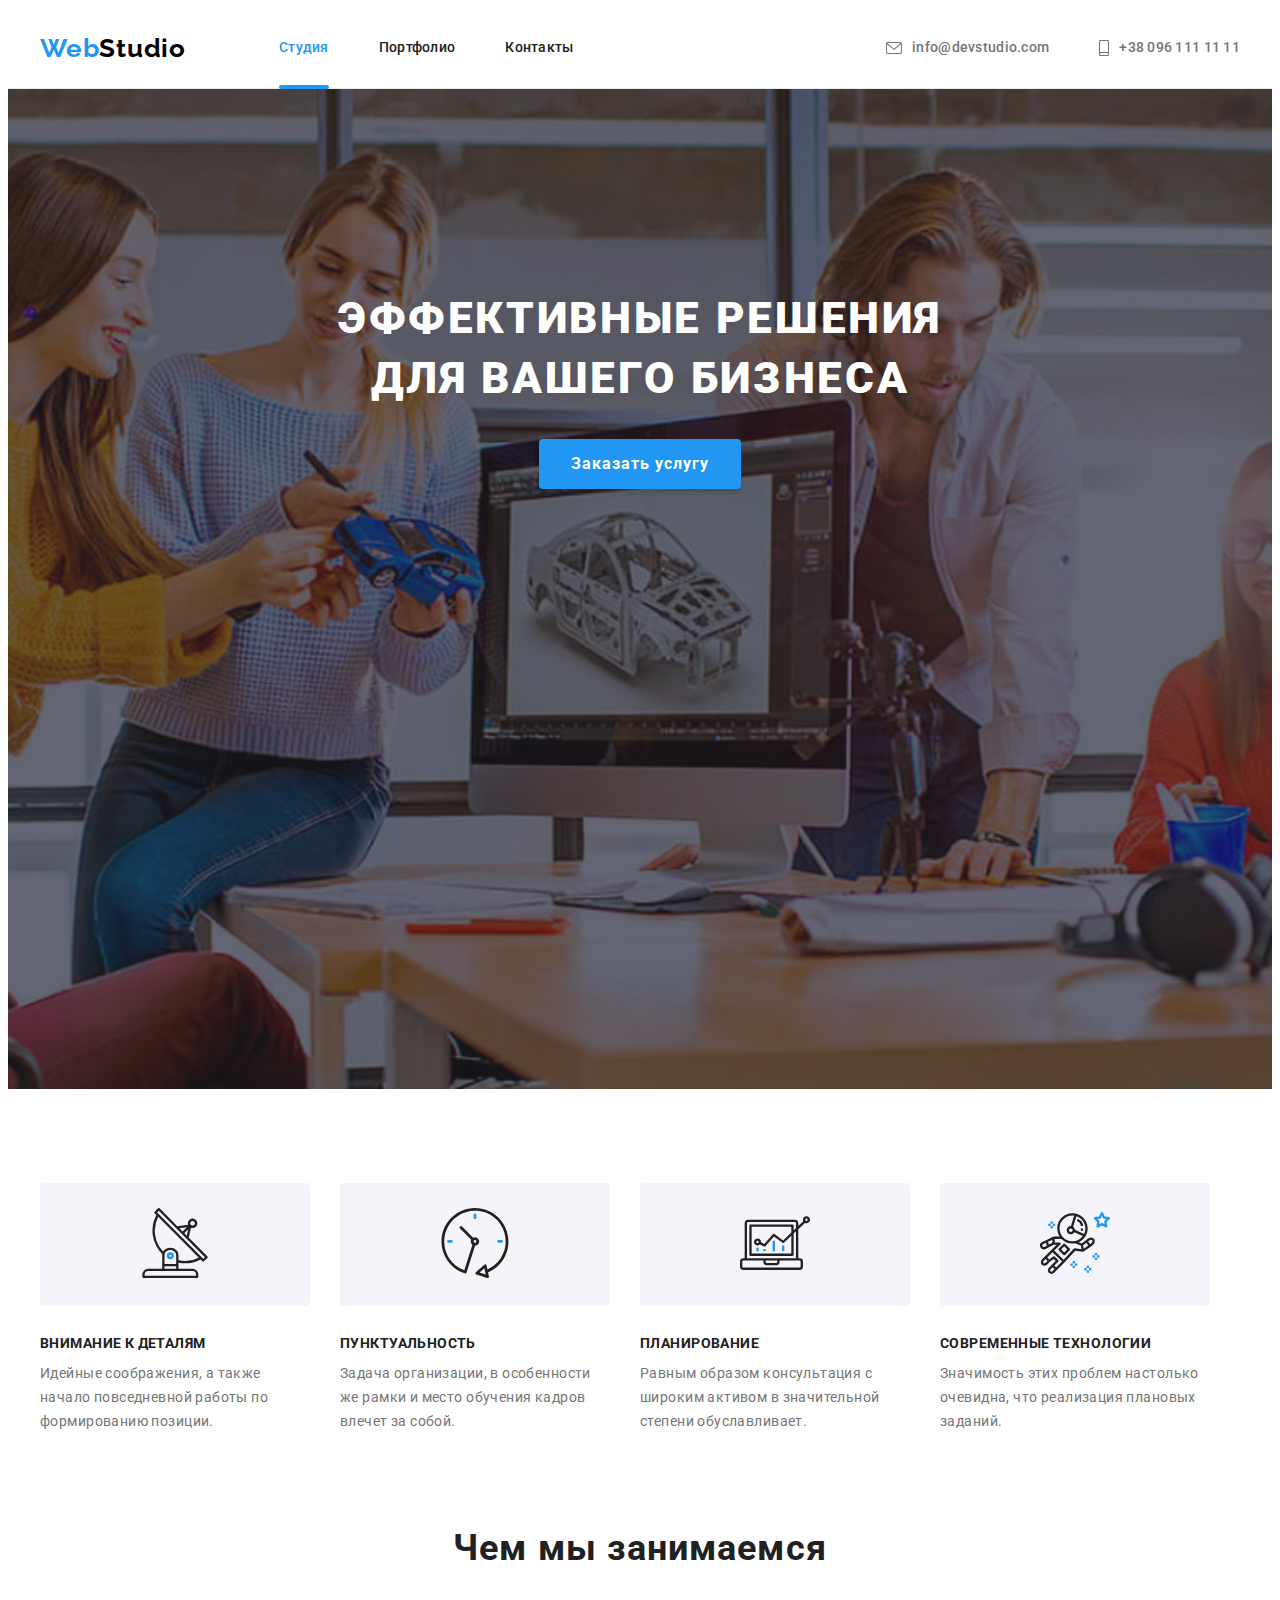
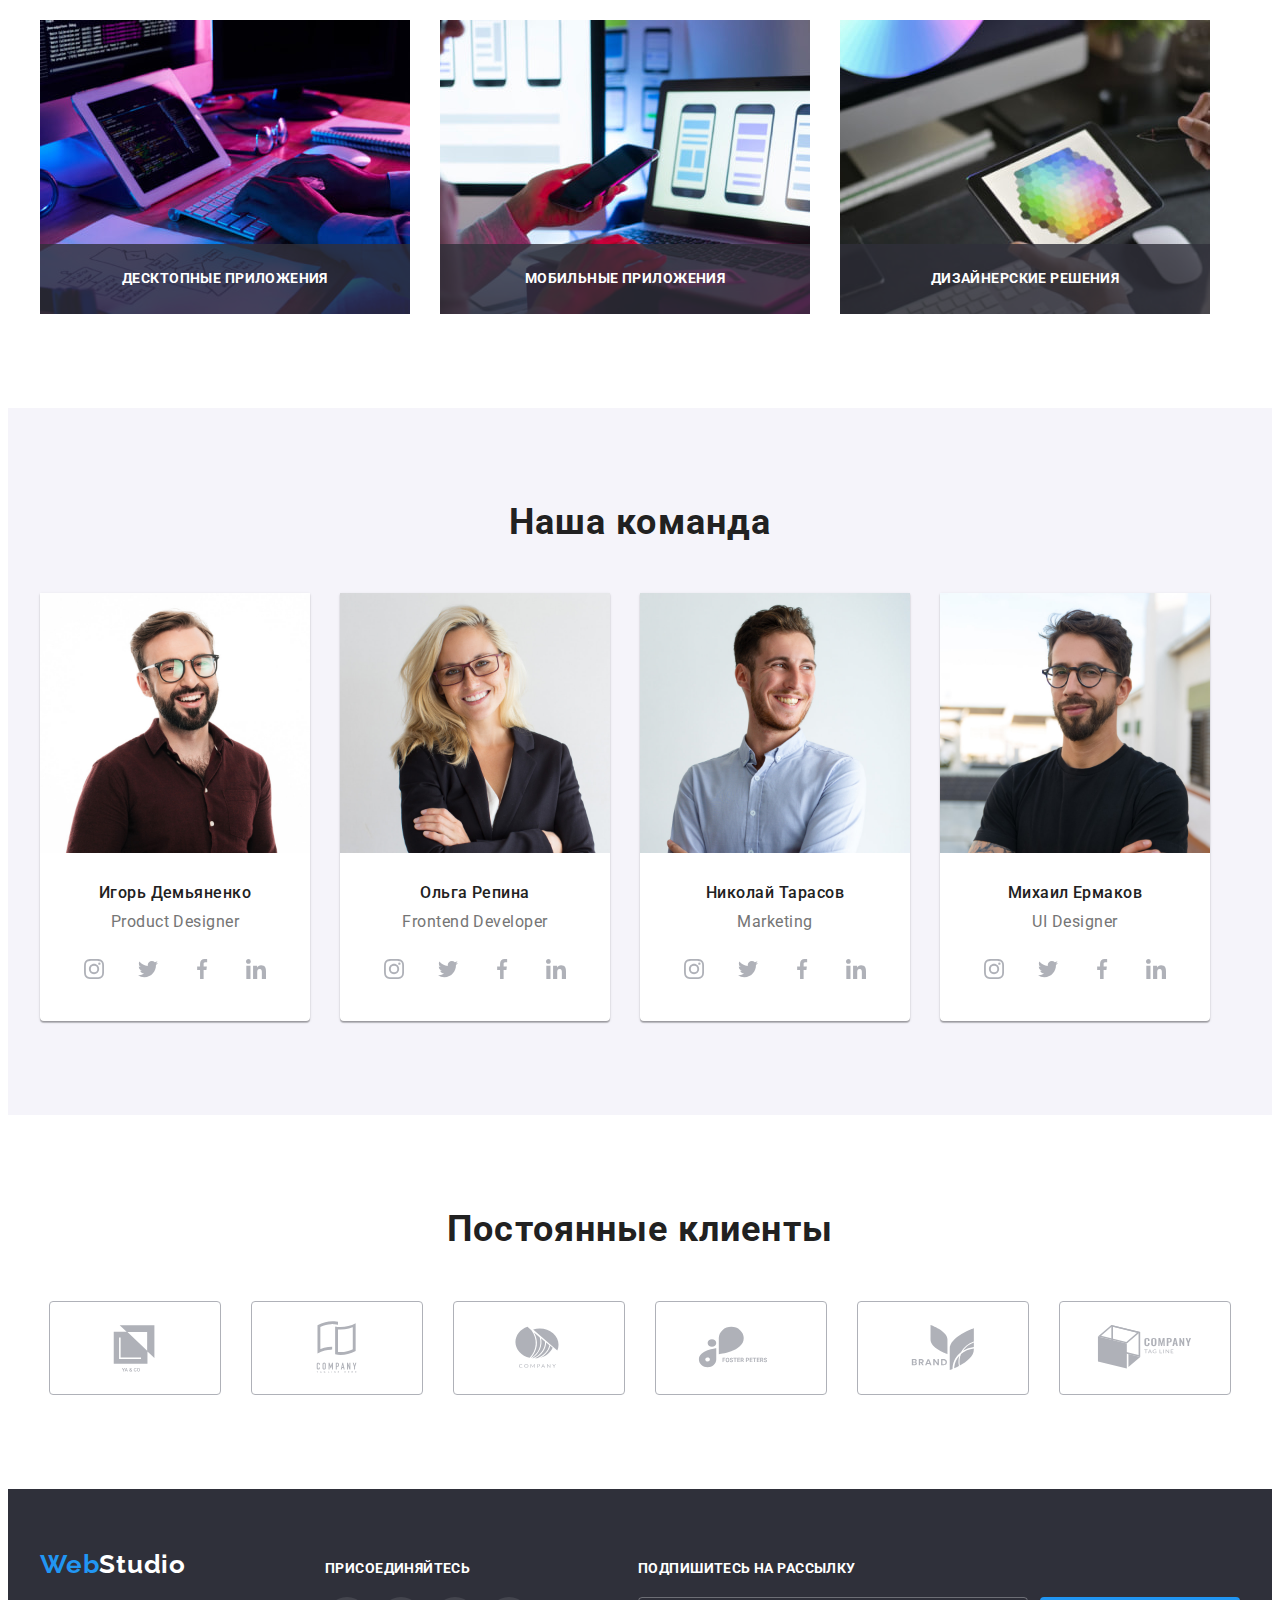
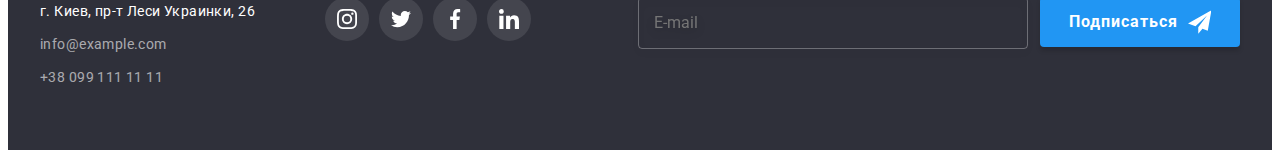
<file: index.html>
<!DOCTYPE html>
<html lang="ru">
  <head>
    <meta charset="UTF-8" />
    <meta http-equiv="X-UA-Compatible" content="IE=edge" />
    <meta name="viewport" content="width=device-width, initial-scale=1.0" />
    <title>Студия</title>
    <link rel="preconnect" href="https://fonts.googleapis.com" />
    <link rel="preconnect" href="https://fonts.gstatic.com" crossorigin />
    <link
      href="https://fonts.googleapis.com/css2?family=Raleway:wght@700&family=Roboto:wght@400;500;700;900&display=swap"
      rel="stylesheet"
    />
    <link
      rel="stylesheet"
      href="https://cdnjs.cloudflare.com/ajax/libs/modern-normalize/1.1.0/modern-normalize.min.css"
      integrity="sha512-wpPYUAdjBVSE4KJnH1VR1HeZfpl1ub8YT/NKx4PuQ5NmX2tKuGu6U/JRp5y+Y8XG2tV+wKQpNHVUX03MfMFn9Q=="
      crossorigin="anonymous"
      referrerpolicy="no-referrer"
    />
    <link rel="stylesheet" href="./css/main.min.css">
  </head>
  <body>
    <!--Хедер-->
    <header class="header">
      <div class="container header-container">
        <nav class="navigation">
          <a class="logo-link link header-logo" href="./index.html" lang="en"
            >Web<span class="logo-studio">Studio</span>
          </a>
          <ul class="navigation-list list">
            <li class="navigation-list__item">
              <a class="navigation-list__link link navigation-list__link--current" href="./index.html">Студия</a>
            </li>
            <li class="navigation-list__item">
              <a class="navigation-list__link link" href="./portfolio.html">Портфолио</a>
            </li>
            <li class="navigation-list__item">
              <a class="navigation-list__link link" href="#">Контакты</a>
            </li>
          </ul>
        </nav>
        <ul class="contacts list">
          <li class="contacts__item">
            <a class="contacts__link link" href="mailto:info@devstudio.com">
              <svg class="contacts__icon" width="16" height="12">
                <use href="./images/sprite.svg#icon-envelope"></use>
              </svg>
              info@devstudio.com</a
            >
          </li>
          <li class="contacts__item">
            <a class="contacts__link link" href="tel:+380961111111">
              <svg class="contacts__icon" width="10" height="16">
                <use href="./images/sprite.svg#icon-smartphone"></use>
              </svg>
              +38 096 111 11 11</a
            >
          </li>
        </ul>
      </div>
    </header>
    <main>
      <!--Секция Hero-->
      <section class="hero section">
        <div class="container">
          <h1 class="hero-title">Эффективные решения для вашего бизнеса</h1>
          <button class="hero-btn" type="button" data-modal-open>Заказать услугу</button>
          <div class="backdrop is-hidden" data-modal>
            <div class="modal-wrapper">
              <button class="modal-btn" data-modal-close>
                <svg width="18" height="18">
                  <use href="./images/sprite.svg#icon-close-icon-modal-form"></use>
                </svg>
              </button>
              <form class="modal-form">
                <strong class="modal-title">Оставьте свои данные, мы вам перезвоним</strong>
                <label class="form-modal-group" for="user-name">
                  <span class="form-modal-label">Имя</span>
                  <input
                    class="form-modal-input"
                    type="text"
                    name="user-name"
                    id="user-name"
                    minlength="3"
                    placeholder=""
                    required
                  />
                  <svg class="form-modal-icon" width="18" height="18">
                    <use href="./images/icons.svg#icon-person-black"></use>
                  </svg>
                </label>

                <label class="form-modal-group" for="user-telephone">
                  <span class="form-modal-label">Телефон</span>
                  <input
                    class="form-modal-input"
                    type="tel"
                    name="user-telephone"
                    id="user-telephone"
                    placeholder=""
                    required
                  />
                  <svg class="form-modal-icon" width="18" height="18">
                    <use href="./images/icons.svg#icon-phone-black"></use>
                  </svg>
                </label>

                <label class="form-modal-group" for="user-email">
                  <span class="form-modal-label">Почта</span>
                  <input
                    class="form-modal-input"
                    type="email"
                    name="user-email"
                    id="user-email"
                    placeholder=""
                    required
                  />
                  <svg class="form-modal-icon" width="18" height="18">
                    <use href="./images/icons.svg#icon-email-black"></use>
                  </svg>
                </label>
                <label class="form-modal-group" for="comments">
                  <span class="form-modal-label">Комментарий</span>
                  <textarea
                    class="form-modal-comments"
                    name="comments"
                    id="comments"
                    rows="10"
                    placeholder="Введите текст"
                  ></textarea>
                </label>

                <label class="form-policy-group">
                  <input class="checkbox visually-hidden" type="checkbox" tabindex="-1" id="checkbox-label" />
                  <span
                    class="custom-checkbox"
                    tabindex="0"
                    role="checkbox"
                    aria-checked="false"
                    aria-labelledby="checkbox-label"
                  >
                  <svg class="form-modal-icon-check" width="16" height="15">
                    <use href="./images/icons.svg#icon-Vector"></use>
                  </svg>
                </span>
                  <span class="form-policy-desc"
                    >Соглашаюсь с рассылкой и принимаю
                    <a class="form-police-link" href="">Условия договора</a></span
                  >
                </label>

                <button class="submit-btn" type="submit">Отправить</button>
              </form>
            </div>
          </div>
        </div>
      </section>
      <!--Особенности-->
      <section class="benefits section">
        <div class="container">
          <h2 class="section-title visually-hidden">Особенности</h2>
          <ul class="benefits-list list">
            <li class="benefits-list__item">
              <div class="container-icon">
                <svg class="benefits-list__icon" width="70" height="70">
                  <use href="./images/sprite.svg#icon-antena"></use>
                </svg>
              </div>
              <h3 class="benefits-list__title">Внимание к деталям</h3>
              <p class="benefits-list__text">
                Идейные соображения, а также начало повседневной работы по формированию позиции.
              </p>
            </li>
            <li class="benefits-list__item">
              <div class="container-icon">
                <svg class="benefits-list__icon" width="70" height="70">
                  <use href="./images/sprite.svg#icon-clock"></use>
                </svg>
              </div>
              <h3 class="benefits-list__title">Пунктуальность</h3>
              <p class="benefits-list__text">
                Задача организации, в особенности же рамки и место обучения кадров влечет за собой.
              </p>
            </li>
            <li class="benefits-list__item">
              <div class="container-icon">
                <svg class="benefits-list__icon" width="70" height="70">
                  <use href="./images/sprite.svg#icon-diagram"></use>
                </svg>
              </div>
              <h3 class="benefits-list__title">Планирование</h3>
              <p class="benefits-list__text">
                Равным образом консультация с широким активом в значительной степени обуславливает.
              </p>
            </li>
            <li class="benefits-list__item">
              <div class="container-icon">
                <svg class="benefits-list__icon" width="70" height="70">
                  <use href="./images/sprite.svg#icon-astronaut"></use>
                </svg>
              </div>
              <h3 class="benefits-list__title">Современные технологии</h3>
              <p class="benefits-list__text">
                Значимость этих проблем настолько очевидна, что реализация плановых заданий.
              </p>
            </li>
          </ul>
        </div>
      </section>
      <!--Чем мы занимаемся-->
      <section class="work section">
        <div class="container">
          <h2 class="section-title">Чем мы занимаемся</h2>
          <ul class="work-list list">
            <li class="work-list__item">
              <img
                class="work-list__img"
                src="./images/work/box-1.jpg"
                alt="Разроботка структуры сайта"
                width="370"
                height="294"
              />
              <p class="work-list__text">Десктопные приложения</p>
            </li>
            <li class="work-list__item">
              <img
                class="work-list__img"
                src="./images/work/box-2.jpg"
                alt="Адаптивная разработка"
                width="370"
                height="294"
              />
              <p class="work-list__text">Мобильные приложения</p>
            </li>
            <li class="work-list__item">
              <img
                class="work-list__img"
                src="./images/work/box-3.jpg"
                alt="Цветовой дизайн"
                width="370"
                height="294"
              />
              <p class="work-list__text">Дизайнерские решения</p>
            </li>
          </ul>
        </div>
      </section>
      <!--Наша команда-->
      <section class="team section">
        <div class="container">
          <h2 class="section-title">Наша команда</h2>
          <ul class="team-list list">
            <li class="team-item">
              <img
                class="members-img"
                src="./images/team/product-designer.jpg"
                alt="Игорь Демьяненко"
                width="270"
                height="260"
              />
              <div class="members-group">
                <h3 class="members-title">Игорь Демьяненко</h3>
                <p class="members-position" lang="en">Product Designer</p>
                <ul class="socials-list list">
                  <li class="socials-items">
                    <a
                      class="socials-link link"
                      href="#"
                      target="_blank"
                      rel="noopener noreferrer"
                      aria-label="иконка Instagram"
                    >
                      <svg class="socials-icons" width="20" height="20">
                        <use href="./images/sprite.svg#icon-instagram"></use></svg
                    ></a>
                  </li>
                  <li class="socials-items">
                    <a
                      class="socials-link link"
                      href="#"
                      target="_blank"
                      rel="noopener noreferrer"
                      aria-label="иконка Twitter"
                    >
                      <svg class="socials-icons" width="20" height="20">
                        <use href="./images/sprite.svg#icon-twitter"></use></svg
                    ></a>
                  </li>
                  <li class="socials-items">
                    <a
                      class="socials-link link"
                      href="#"
                      target="_blank"
                      rel="noopener noreferrer"
                      aria-label="иконка Facebook"
                    >
                      <svg class="socials-icons" width="20" height="20">
                        <use href="./images/sprite.svg#icon-facebook"></use></svg
                    ></a>
                  </li>
                  <li class="socials-items">
                    <a
                      class="socials-link link"
                      href="#"
                      target="_blank"
                      rel="noopener noreferrer"
                      aria-label="иконка Linkedin"
                    >
                      <svg class="socials-icons" width="20" height="20">
                        <use href="./images/sprite.svg#icon-linkedin"></use></svg
                    ></a>
                  </li>
                </ul>
              </div>
            </li>
            <li class="team-item">
              <img
                class="members-img"
                src="./images/team/frontend-developer.jpg"
                alt="Ольга Репина"
                width="270"
                height="260"
              />
              <div class="members-group">
                <h3 class="members-title">Ольга Репина</h3>
                <p class="members-position" lang="en">Frontend Developer</p>
                <ul class="socials-list list">
                  <li class="socials-items">
                    <a
                      class="socials-link link"
                      href="#"
                      target="_blank"
                      rel="noopener noreferrer"
                      aria-label="иконка Instagram"
                    >
                      <svg class="socials-icons" width="20" height="20">
                        <use href="./images/sprite.svg#icon-instagram"></use></svg
                    ></a>
                  </li>
                  <li class="socials-items">
                    <a
                      class="socials-link link"
                      href="#"
                      target="_blank"
                      rel="noopener noreferrer"
                      aria-label="иконка Twitter"
                    >
                      <svg class="socials-icons" width="20" height="20">
                        <use href="./images/sprite.svg#icon-twitter"></use></svg
                    ></a>
                  </li>
                  <li class="socials-items">
                    <a
                      class="socials-link link"
                      href="#"
                      target="_blank"
                      rel="noopener noreferrer"
                      aria-label="иконка Facebook"
                    >
                      <svg class="socials-icons" width="20" height="20">
                        <use href="./images/sprite.svg#icon-facebook"></use></svg
                    ></a>
                  </li>
                  <li class="socials-items">
                    <a
                      class="socials-link link"
                      href="#"
                      target="_blank"
                      rel="noopener noreferrer"
                      aria-label="иконка Linkedin"
                    >
                      <svg class="socials-icons" width="20" height="20">
                        <use href="./images/sprite.svg#icon-linkedin"></use></svg
                    ></a>
                  </li>
                </ul>
              </div>
            </li>
            <li class="team-item">
              <img
                class="members-img"
                src="./images/team/marketing.jpg"
                alt="Николай Тарасов"
                width="270"
                height="260"
              />
              <div class="members-group">
                <h3 class="members-title">Николай Тарасов</h3>
                <p class="members-position" lang="en">Marketing</p>
                <ul class="socials-list list">
                  <li class="socials-items">
                    <a
                      class="socials-link link"
                      href="#"
                      target="_blank"
                      rel="noopener noreferrer"
                      aria-label="иконка Instagram"
                    >
                      <svg class="socials-icons" width="20" height="20">
                        <use href="./images/sprite.svg#icon-instagram"></use></svg
                    ></a>
                  </li>
                  <li class="socials-items">
                    <a
                      class="socials-link link"
                      href="#"
                      target="_blank"
                      rel="noopener noreferrer"
                      aria-label="иконка Twitter"
                    >
                      <svg class="socials-icons" width="20" height="20">
                        <use href="./images/sprite.svg#icon-twitter"></use></svg
                    ></a>
                  </li>
                  <li class="socials-items">
                    <a
                      class="socials-link link"
                      href="#"
                      target="_blank"
                      rel="noopener noreferrer"
                      aria-label="иконка Facebook"
                    >
                      <svg class="socials-icons" width="20" height="20">
                        <use href="./images/sprite.svg#icon-facebook"></use></svg
                    ></a>
                  </li>
                  <li class="socials-items">
                    <a
                      class="socials-link link"
                      href="#"
                      target="_blank"
                      rel="noopener noreferrer"
                      aria-label="иконка Linkedin"
                    >
                      <svg class="socials-icons" width="20" height="20">
                        <use href="./images/sprite.svg#icon-linkedin"></use></svg
                    ></a>
                  </li>
                </ul>
              </div>
            </li>
            <li class="team-item">
              <img
                class="members-img"
                src="./images/team/ui-designer.jpg"
                alt="Михаил Ермаков"
                width="270"
                height="260"
              />
              <div class="members-group">
                <h3 class="members-title">Михаил Ермаков</h3>
                <p class="members-position" lang="en">UI Designer</p>
                <ul class="socials-list list">
                  <li class="socials-items">
                    <a
                      class="socials-link link"
                      href="#"
                      target="_blank"
                      rel="noopener noreferrer"
                      aria-label="иконка Instagram"
                    >
                      <svg class="socials-icons" width="20" height="20">
                        <use href="./images/sprite.svg#icon-instagram"></use></svg
                    ></a>
                  </li>
                  <li class="socials-items">
                    <a
                      class="socials-link link"
                      href="#"
                      target="_blank"
                      rel="noopener noreferrer"
                      aria-label="иконка Twitter"
                    >
                      <svg class="socials-icons" width="20" height="20">
                        <use href="./images/sprite.svg#icon-twitter"></use></svg
                    ></a>
                  </li>
                  <li class="socials-items">
                    <a
                      class="socials-link link"
                      href="#"
                      target="_blank"
                      rel="noopener noreferrer"
                      aria-label="иконка Facebook"
                    >
                      <svg class="socials-icons" width="20" height="20">
                        <use href="./images/sprite.svg#icon-facebook"></use></svg
                    ></a>
                  </li>
                  <li class="socials-items">
                    <a
                      class="socials-link link"
                      href="#"
                      target="_blank"
                      rel="noopener noreferrer"
                      aria-label="иконка Linkedin"
                    >
                      <svg class="socials-icons" width="20" height="20">
                        <use href="./images/sprite.svg#icon-linkedin"></use></svg
                    ></a>
                  </li>
                </ul>
              </div>
            </li>
          </ul>
        </div>
      </section>
      <!--Постоянные клиенты-->
      <section class="clients section">
        <div class="container">
          <h2 class="section-title">Постоянные клиенты</h2>
          <ul class="clients-group list">
            <li class="clients-group__item">
              <a
                class="clients-group__link link"
                href="#"
                target="_blank"
                rel="noopener noreferrer"
                aria-label="иконка YA&GO"
              >
                <svg class="clients-group__icon" width="106" height="60">
                  <use href="./images/sprite.svg#icon-client-logo-1"></use>
                </svg>
              </a>
            </li>
            <li class="clients-group__item">
              <a
                class="clients-group__link link"
                href="#"
                target="_blank"
                rel="noopener noreferrer"
                aria-label="иконка Company tagline here"
              >
                <svg class="clients-group__icon" width="106" height="60">
                  <use href="./images/sprite.svg#icon-client-logo-2"></use>
                </svg>
              </a>
            </li>
            <li class="clients-group__item">
              <a
                class="clients-group__link link"
                href="#"
                target="_blank"
                rel="noopener noreferrer"
                aria-label="иконка Company"
              >
                <svg class="clients-group__icon" width="106" height="60">
                  <use href="./images/sprite.svg#icon-client-logo-3"></use>
                </svg>
              </a>
            </li>
            <li class="clients-group__item">
              <a
                class="clients-group__link link"
                href="#"
                target="_blank"
                rel="noopener noreferrer"
                aria-label="иконка Foster Peters"
                ><svg class="clients-group__icon" width="106" height="60">
                  <use href="./images/sprite.svg#icon-client-logo-4"></use></svg
              ></a>
            </li>
            <li class="clients-group__item">
              <a
                class="clients-group__link link"
                href="#"
                target="_blank"
                rel="noopener noreferrer"
                aria-label="иконка Brand"
              >
                <svg class="clients-group__icon" width="106" height="60">
                  <use href="./images/sprite.svg#icon-client-logo-5"></use>
                </svg>
              </a>
            </li>
            <li class="clients-group__item">
              <a
                class="clients-group__link link"
                href="#"
                target="_blank"
                rel="noopener noreferrer"
                aria-label="иконка Company Tag Line"
              >
                <svg class="clients-group__icon" width="106" height="60">
                  <use href="./images/sprite.svg#icon-client-logo-6"></use>
                </svg>
              </a>
            </li>
          </ul>
        </div>
      </section>
    </main>
    <!--Футер-->
    <footer class="footer">
      <div class="container join">
        <div class="container-address">
          <a class="logo-link link footer-logo" href="./index.html" lang="en"
            >Web<span class="footer-logo-studio">Studio</span>
          </a>
          <address class="footer-address">
            <ul class="footer-list list">
              <li class="footer-list__item">
                <a
                  class="footer-list__address link"
                  href="https://maps.app.goo.gl/owwXhyqhxYpqnWEB8"
                  target="_blank"
                  rel="noreferrer noopener"
                  >г. Киев, пр-т Леси Украинки, 26</a
                >
              </li>
              <li class="footer-list__item">
                <a class="footer-list__contact-item link" href="mailto:info@example.com"
                  >info@example.com</a
                >
              </li>
              <li class="footer-list__item">
                <a class="footer-list__contact-item link" href="tel:+380991111111">+38 099 111 11 11</a>
              </li>
            </ul>
          </address>
        </div>

        <div class="footer-join">
          <p class="join-title">Присоединяйтесь</p>
          <ul class="join-list list">
            <li class="join-list__item">
              <a
                class="join-list__link link"
                href=""
                target="_blank"
                rel="noopener noreferrer"
                aria-label="иконка Instagram"
                ><svg class="join-list__icon" width="20" height="20">
                  <use href="./images/sprite.svg#icon-instagram"></use></svg
              ></a>
            </li>
            <li class="join-list__item">
              <a
                class="join-list__link link"
                href=""
                target="_blank"
                rel="noopener noreferrer"
                aria-label="иконка Twitter"
                ><svg class="join-list__icon" width="20" height="20">
                  <use href="./images/sprite.svg#icon-twitter"></use></svg
              ></a>
            </li>
            <li class="join-list__item">
              <a
                class="join-list__link link"
                href=""
                target="_blank"
                rel="noopener noreferrer"
                aria-label="иконка Facebook"
                ><svg class="join-list__icon" width="20" height="20">
                  <use href="./images/sprite.svg#icon-facebook"></use></svg
              ></a>
            </li>
            <li class="join-list__item">
              <a
                class="join-list__link link"
                href=""
                target="_blank"
                rel="noopener noreferrer"
                aria-label="иконка Linkedin"
              >
                <svg class="join-list__icon" width="20" height="20">
                  <use href="./images/sprite.svg#icon-linkedin"></use></svg
              ></a>
            </li>
          </ul>
        </div>

        <!--Форма подписки-->
        <div class="footer-right-side">
          <p class="footer-form-title">Подпишитесь на рассылку</p>
          <form class="footer-form">
            <label for="email"></label>
            <input
              class="footer-form__input"
              type="email"
              name="email"
              id="email"
              placeholder="E-mail"
            />
            <button class="footer-form__btn" type="submit">
              Подписаться
              <svg class="footer-form__icon" width="24" height="24">
                <use href="./images/icons.svg#icon-icon-send"></use>
              </svg>
            </button>
          </form>
        </div>
      </div>
    </footer>
    <script src="./js/modal.js"></script>
  </body>
</html>
</file>
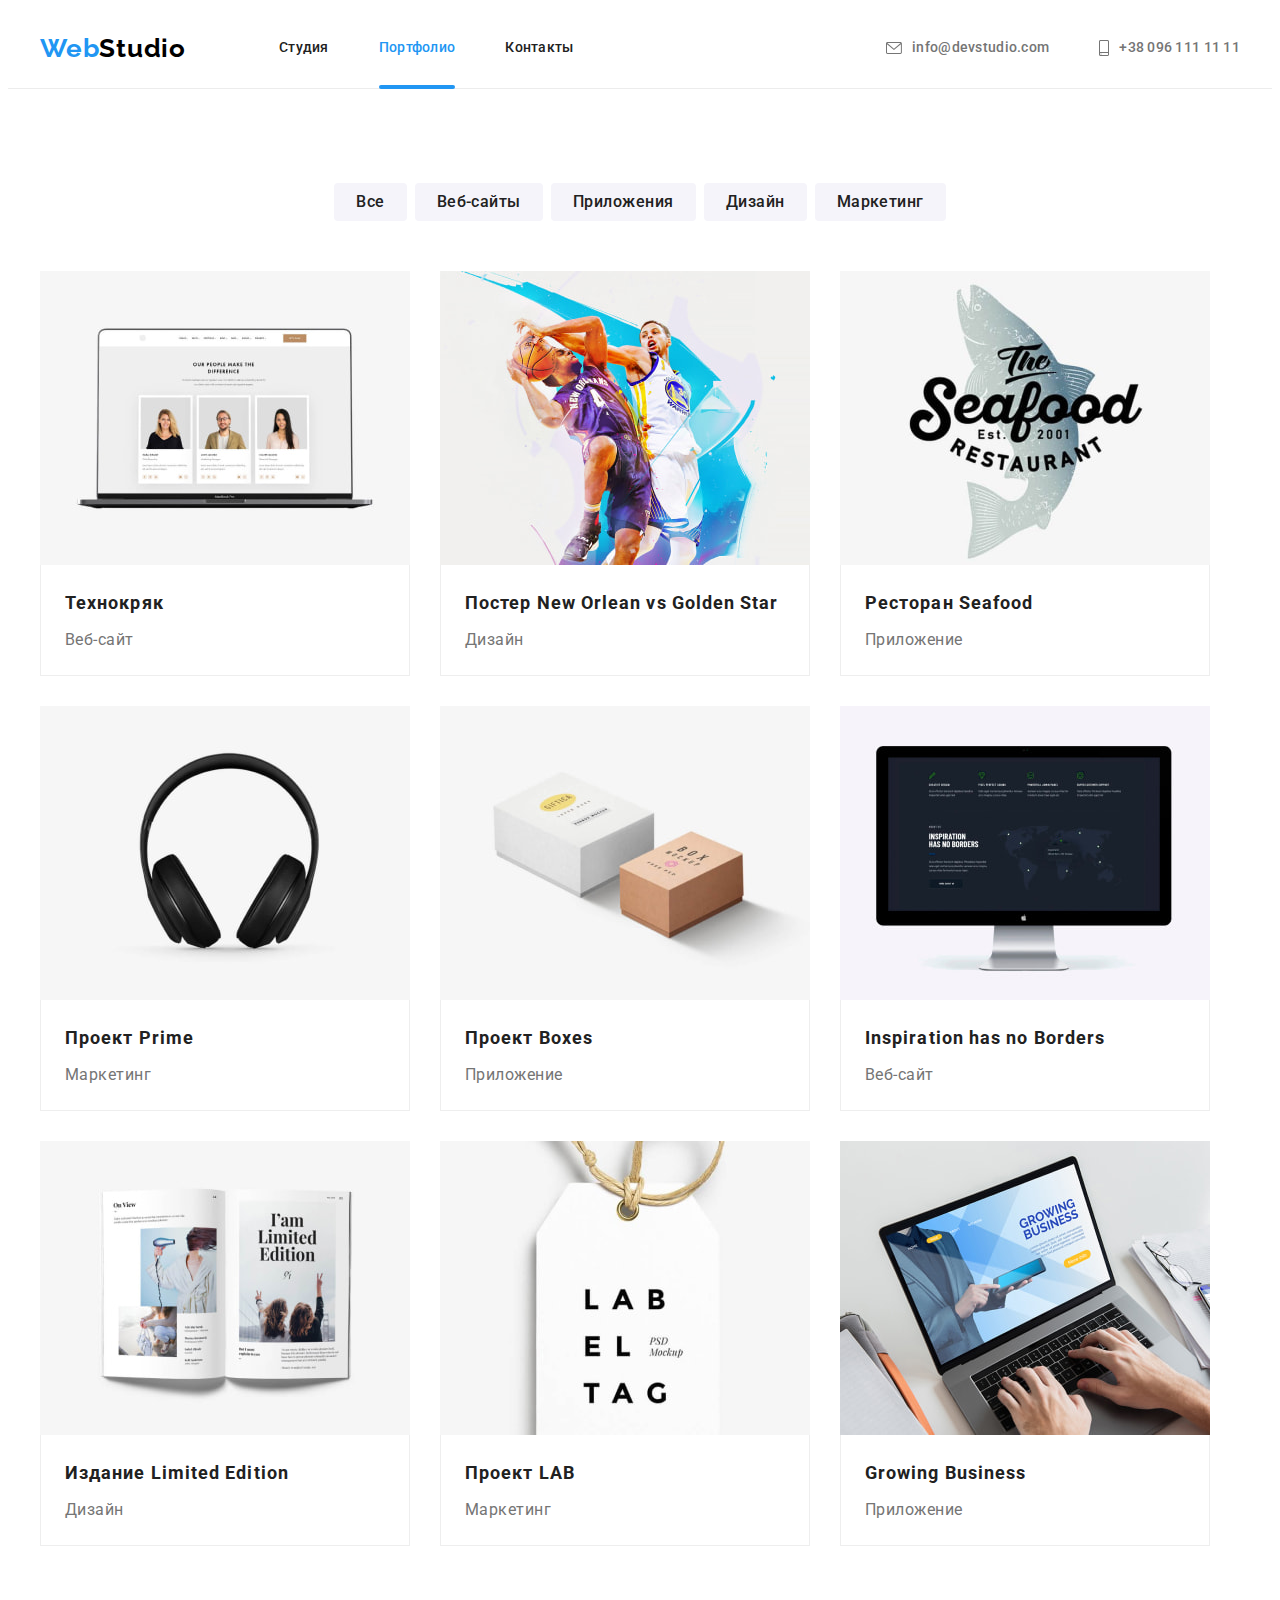
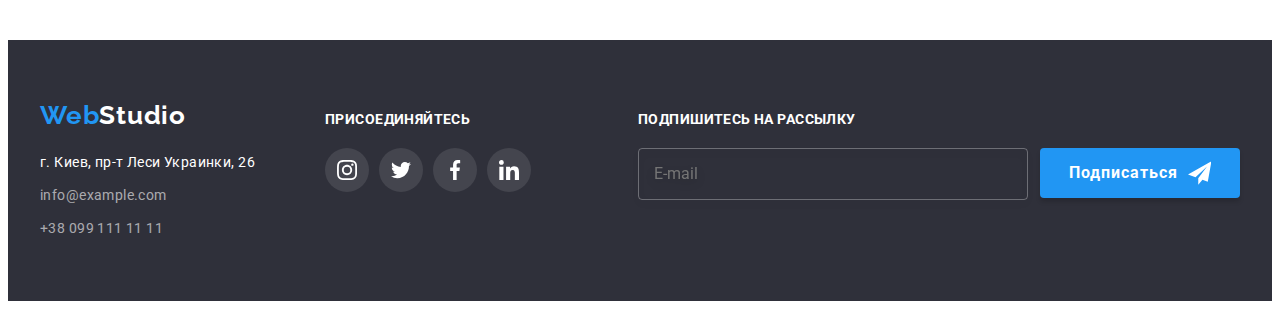
<file: portfolio.html>
<!DOCTYPE html>
<html lang="ru">
  <head>
    <meta charset="UTF-8" />
    <meta http-equiv="X-UA-Compatible" content="IE=edge" />
    <meta name="viewport" content="width=device-width, initial-scale=1.0" />
    <title>Портфолио</title>
    <link rel="preconnect" href="https://fonts.googleapis.com" />
    <link rel="preconnect" href="https://fonts.gstatic.com" crossorigin />
    <link
      href="https://fonts.googleapis.com/css2?family=Raleway:wght@700&family=Roboto:wght@400;500;700;900&display=swap"
      rel="stylesheet"
    />
    <link
      rel="stylesheet"
      href="https://cdnjs.cloudflare.com/ajax/libs/modern-normalize/1.1.0/modern-normalize.min.css"
      integrity="sha512-wpPYUAdjBVSE4KJnH1VR1HeZfpl1ub8YT/NKx4PuQ5NmX2tKuGu6U/JRp5y+Y8XG2tV+wKQpNHVUX03MfMFn9Q=="
      crossorigin="anonymous"
      referrerpolicy="no-referrer"
    />
    <link rel="stylesheet" href="./css/main.min.css">
  </head>
  <body>
    <!--Хедер-->
    <header class="header">
      <div class="container header-container">
        <nav class="navigation">
          <a class="logo-link link header-logo" href="./index.html" lang="en"
            >Web<span class="logo-studio">Studio</span>
          </a>
          <ul class="navigation-list list">
            <li class="navigation-list__item">
              <a class="navigation-list__link link" href="./index.html">Студия</a>
            </li>
            <li class="navigation-list__item">
              <a class="navigation-list__link link navigation-list__link--current" href="./portfolio.html">Портфолио</a>
            </li>
            <li class="navigation-list__item">
              <a class="navigation-list__link link" href="#">Контакты</a>
            </li>
          </ul>
        </nav>
        <ul class="contacts list">
          <li class="contacts__item">
            <a class="contacts__link link" href="mailto:info@devstudio.com">
              <svg class="contacts__icon link" width="16" height="12">
                <use href="./images/sprite.svg#icon-envelope"></use>
              </svg>
              info@devstudio.com</a
            >
          </li>
          <li class="contacts__item">
            <a class="contacts__link link" href="tel:+380961111111">
              <svg class="contacts__icon link" width="10" height="16">
                <use href="./images/sprite.svg#icon-smartphone"></use>
              </svg>
              +38 096 111 11 11</a
            >
          </li>
        </ul>
      </div>
    </header>
    <main>
      <!--Главная секция Портфолио-->
      <section class="portfolio section">
        <div class="container">
          <h1 class="section-title visually-hidden">Портфолио</h1>
          <ul class="portfolio-list list">
            <li class="portfolio-list__item">
              <button class="portfolio-list__btn" type="button">Все</button>
            </li>
            <li class="portfolio-list__item">
              <button class="portfolio-list__btn" type="button">Веб-сайты</button>
            </li>
            <li class="portfolio-list__item">
              <button class="portfolio-list__btn" type="button">Приложения</button>
            </li>
            <li class="portfolio-list__item">
              <button class="portfolio-list__btn" type="button">Дизайн</button>
            </li>
            <li class="portfolio-list__item">
              <button class="portfolio-list__btn" type="button">Маркетинг</button>
            </li>
          </ul>

          <ul class="portfolio-cards list">
            <li class="portfolio-cards-item">
              <a class="portfolio-link" href="">
                <div class="img-container">
                  <img
                  class="cards-img"
                  src="./images/portfolio/technokrak.jpg"
                  alt="Технокряк"
                  width="370"
                  height="294"
                />
                <p class="cards-overlay-text">Ресурс предлагает комплексные предложения с разным уровнем функционала и сервисов. Все это позволит посетителю получить исчерпывающие сведения о компании или частном лице.</p>
                </div>
                <div class="card-group">
                  <h2 class="cards-title">Технокряк</h2>
                  <p class="cards-text">Веб-сайт</p>
                </div>
              </a>
            </li>
            <li class="portfolio-cards-item">
              <a class="portfolio-link" href="#">
                <div class="img-container">
                  <img
                  class="cards-img"
                  src="./images/portfolio/poster.jpg"
                  alt="Постер"
                  width="370"
                  height="294"
                />
                <p class="cards-overlay-text">Ресурс предлагает комплексные предложения с разным уровнем функционала и сервисов. Все это позволит посетителю получить исчерпывающие сведения о компании или частном лице.</p>
                </div>
                <div class="card-group">
                  <h2 class="cards-title">
                    Постер <span lang="en">New Orlean vs Golden Star</span>
                  </h2>
                  <p class="cards-text">Дизайн</p>
                </div>
              </a>
            </li>
            <li class="portfolio-cards-item">
              <a class="portfolio-link" href="#">
                <div class="img-container">
                  <img
                  class="cards-img"
                  src="./images/portfolio/restaurant-seafood.jpg"
                  alt="Ресторан морепродуктов"
                  width="370"
                  height="294"
                />
                <p class="cards-overlay-text">Ресурс предлагает комплексные предложения с разным уровнем функционала и сервисов. Все это позволит посетителю получить исчерпывающие сведения о компании или частном лице.</p>
                </div>
                <div class="card-group">
                  <h2 class="cards-title">Ресторан <span>Seafood</span></h2>
                  <p class="cards-text">Приложение</p>
                </div>
              </a>
            </li>
            <li class="portfolio-cards-item">
              <a class="portfolio-link" href="#">
                <div class="img-container">
                  <img
                  class="cards-img"
                  src="./images/portfolio/project-prime.jpg"
                  alt="Проект прайм"
                  width="370"
                  height="294"
                />
                <p class="cards-overlay-text">Ресурс предлагает комплексные предложения с разным уровнем функционала и сервисов. Все это позволит посетителю получить исчерпывающие сведения о компании или частном лице.</p>
                </div>
                <div class="card-group">
                  <h2 class="cards-title">Проект <span>Prime</span></h2>
                  <p class="cards-text">Маркетинг</p>
                </div>
              </a>
            </li>
            <li class="portfolio-cards-item">
              <a class="portfolio-link" href="#">
                <div class="img-container">
                  <img
                  class="cards-img"
                  src="./images/portfolio/project-boxes.jpg"
                  alt="Проект коробка"
                  width="370"
                  height="294"
                />
                <p class="cards-overlay-text">Ресурс предлагает комплексные предложения с разным уровнем функционала и сервисов. Все это позволит посетителю получить исчерпывающие сведения о компании или частном лице.</p>
                </div>
                <div class="card-group">
                  <h2 class="cards-title">Проект <span lang="en">Boxes</span></h2>
                  <p class="cards-text">Приложение</p>
                </div>
              </a>
            </li>
            <li class="portfolio-cards-item">
              <a class="portfolio-link" href="#">
                <div class="img-container">
                  <img
                  class="cards-img"
                  src="./images/portfolio/inspiration.jpg"
                  alt="Вдохновение не имеет границ "
                  width="370"
                  height="294"
                />
                <p class="cards-overlay-text">Ресурс предлагает комплексные предложения с разным уровнем функционала и сервисов. Все это позволит посетителю получить исчерпывающие сведения о компании или частном лице.</p>
                </div>
                <div class="card-group">
                  <h2 class="cards-title"><span lang="en">Inspiration has no Borders</span></h2>
                  <p class="cards-text">Веб-сайт</p>
                </div>
              </a>
            </li>
            <li class="portfolio-cards-item">
              <a class="portfolio-link" href="#">
                <div class="img-container">
                  <img
                  class="cards-img"
                  src="./images/portfolio/limited-edition.jpg"
                  alt="Журнал даного издательства"
                  width="370"
                  height="294"
                />
                <p class="cards-overlay-text">Ресурс предлагает комплексные предложения с разным уровнем функционала и сервисов. Все это позволит посетителю получить исчерпывающие сведения о компании или частном лице.</p>
                </div>
                <div class="card-group">
                  <h2 class="cards-title">Издание <span lang="en">Limited Edition</span></h2>
                  <p class="cards-text">Дизайн</p>
                </div>
              </a>
            </li>
            <li class="portfolio-cards-item">
              <a class="portfolio-link" href="#">
                <div class="img-container">
                  <img
                  class="cards-img"
                  src="./images/portfolio/project-lab.jpg"
                  alt="Проект лаб"
                  width="370"
                  height="294"
                />
                <p class="cards-overlay-text">Ресурс предлагает комплексные предложения с разным уровнем функционала и сервисов. Все это позволит посетителю получить исчерпывающие сведения о компании или частном лице.</p>
                </div>
                <div class="card-group">
                  <h2 class="cards-title">Проект <span lang="en">LAB</span></h2>
                  <p class="cards-text">Маркетинг</p>
                </div>
              </a>
            </li>
            <li class="portfolio-cards-item">
              <a class="portfolio-link" href="#">
                <div class="img-container">
                  <img
                  class="cards-img"
                  src="./images/portfolio/growing-business.jpg"
                  alt="Растущий бизнес"
                  width="370"
                  height="294"
                />
                <p class="cards-overlay-text">Ресурс предлагает комплексные предложения с разным уровнем функционала и сервисов. Все это позволит посетителю получить исчерпывающие сведения о компании или частном лице.</p>
                </div>
                <div class="card-group">
                  <h2 class="cards-title" lang="en">Growing Business</h2>
                  <p class="cards-text">Приложение</p>
                </div>
              </a>
            </li>
          </ul>
        </div>
      </section>
    </main>
    <!--Футер-->
    <footer class="footer">
      <div class="container join">
        <div class="container-address">
          <a class="logo-link link footer-logo" href="./index.html" lang="en"
            >Web<span class="footer-logo-studio">Studio</span>
          </a>
          <address class="footer-address">
            <ul class="footer-list list">
              <li class="footer-list__item">
                <a
                  class="footer-list__address link"
                  href="https://maps.app.goo.gl/owwXhyqhxYpqnWEB8"
                  target="_blank"
                  rel="noreferrer noopener"
                  >г. Киев, пр-т Леси Украинки, 26</a
                >
              </li>
              <li class="footer-list__item">
                <a class="footer-list__contact-item link" href="mailto:info@example.com"
                  >info@example.com</a
                >
              </li>
              <li class="footer-list__item">
                <a class="footer-list__contact-item link" href="tel:+380991111111">+38 099 111 11 11</a>
              </li>
            </ul>
          </address>
        </div>

        <div class="footer-join">
          <p class="join-title">Присоединяйтесь</p>
          <ul class="join-list list">
            <li class="join-list__item">
              <a
                class="join-list__link link"
                href=""
                target="_blank"
                rel="noopener noreferrer"
                aria-label="иконка Instagram"
                ><svg class="join-list__icon" width="20" height="20">
                  <use href="./images/sprite.svg#icon-instagram"></use></svg
              ></a>
            </li>
            <li class="join-list__item">
              <a
                class="join-list__link link"
                href=""
                target="_blank"
                rel="noopener noreferrer"
                aria-label="иконка Twitter"
                ><svg class="join-list__icon" width="20" height="20">
                  <use href="./images/sprite.svg#icon-twitter"></use></svg
              ></a>
            </li>
            <li class="join-list__item">
              <a
                class="join-list__link link"
                href=""
                target="_blank"
                rel="noopener noreferrer"
                aria-label="иконка Facebook"
                ><svg class="join-list__icon" width="20" height="20">
                  <use href="./images/sprite.svg#icon-facebook"></use></svg
              ></a>
            </li>
            <li class="join-list__item">
              <a
                class="join-list__link link"
                href=""
                target="_blank"
                rel="noopener noreferrer"
                aria-label="иконка Linkedin"
              >
                <svg class="join-list__icon" width="20" height="20">
                  <use href="./images/sprite.svg#icon-linkedin"></use></svg
              ></a>
            </li>
          </ul>
        </div>
        
          <!--Форма подписки-->
          <div class="footer-right-side">
            <p class="footer-form-title">Подпишитесь на рассылку</p>
            <form class="footer-form">
              <label for="email"></label>
              <input class="footer-form__input" type="email" name="email" id="email" placeholder="E-mail">
              <button  class="footer-form__btn" type="submit">Подписаться
                <svg class="footer-form__icon" width="24" height="24">
                <use href="./images/sprite.svg#icon-icon-send"></use>
                </svg>
              </button>
              </form>
            </div>
      </div>
    </footer>
  </body>
</html>
</file>
<file: css/main.min.css>
:root{--main-font: 'Roboto', sans-serif;--secondary-font: 'Raleway', sans-serif;--main-txt-cl: #757575;--secondary-txt-cl: #212121;--accent-cl: #2196f3;--secondary-txt-white: #ffffff;--secondary-txt-black: #000000;--main-bg-cl: #ffffff;--secondary-bg-cl: #f5f4fa;--dark-bg-cl: #2f303a;--bgd-button: #2196f3;--secondary-bgd-button: #188ce8;--border-header: #ececec;--border-cards-portfolio: #eeeeee;--icon-header-cl: #757575;--icon-main-color: #afb1b8;--icon-accent-cl: #2196f3;--icon-footer-color: #ffffff;--icon-modal:#212121;--animation: 250ms cubic-bezier(0.4, 0, 0.2, 1)}.visually-hidden{position:absolute;white-space:nowrap;width:1px;height:1px;overflow:hidden;border:0;padding:0;clip:rect(0 0 0 0);-webkit-clip-path:inset(50%);clip-path:inset(50%);margin:-1px}body{font-family:var(--main-font);font-size:14px;letter-spacing:0.03em;color:var(--main-txt-cl);background-color:var(--main-bg-cl)}.section{padding-top:94px;padding-bottom:94px}h1,h2,h3,h4,h5,h6,p,ul{margin:0;padding:0}img{display:block;max-width:100%;height:auto}.link{text-decoration:none;color:currentColor}.list{list-style:none}.container{width:1200px;padding-right:15px;padding-left:15px;margin-right:auto;margin-left:auto}.backdrop{position:fixed;top:0;left:0;width:100%;height:100%;background-color:rgba(0,0,0,0.2);z-index:1;-webkit-transition:opacity 700ms ease, visibility 400ms ease-in-out;transition:opacity 700ms ease, visibility 400ms ease-in-out}.backdrop.is-hidden{opacity:0;visibility:hidden;pointer-events:none}.modal-wrapper{position:absolute;top:50%;left:50%;-webkit-transform:translate(-50%, -50%);transform:translate(-50%, -50%);width:528px;height:581px;padding:40px;background-color:var(--main-bg-cl);-webkit-box-shadow:0px 1px 3px rgba(0,0,0,0.12),0px 1px 1px rgba(0,0,0,0.14),0px 2px 1px rgba(0,0,0,0.2);box-shadow:0px 1px 3px rgba(0,0,0,0.12),0px 1px 1px rgba(0,0,0,0.14),0px 2px 1px rgba(0,0,0,0.2);border-radius:4px;-webkit-transition:opacity 250ms ease-in-out 250ms, -webkit-transform 250ms ease-in-out 250ms;transition:opacity 250ms ease-in-out 250ms, -webkit-transform 250ms ease-in-out 250ms;transition:transform 250ms ease-in-out 250ms, opacity 250ms ease-in-out 250ms;transition:transform 250ms ease-in-out 250ms, opacity 250ms ease-in-out 250ms, -webkit-transform 250ms ease-in-out 250ms}.backdrop.is-hidden .modal-wrapper{-webkit-transform:scale(0.5);transform:scale(0.5);opacity:0}.backdrop.modal-wrapper{-webkit-transform:scale(1);transform:scale(1);opacity:1}.modal-btn{position:absolute;top:8px;right:8px;display:-webkit-box;display:-ms-flexbox;display:flex;-webkit-box-align:center;-ms-flex-align:center;align-items:center;-webkit-box-pack:center;-ms-flex-pack:center;justify-content:center;padding:0;width:30px;height:30px;border:1px solid rgba(0,0,0,0.1);border-radius:50%;background-color:transparent;cursor:pointer}.modal-btn:hover,.modal-btn:focus{fill:var(--icon-accent-cl);border:1px solid var(--icon-accent-cl)}.modal-title{display:block;font-family:var(--main-font);font-weight:700;font-size:20px;line-height:1.15;text-align:center;color:var(--secondary-txt-cl);margin-bottom:12px}.form-modal-group,.form-policy-group{display:block;margin-bottom:10px}.form-modal-group{position:relative}.form-modal-label{position:relative;display:block;text-align:left;margin-bottom:4px;font-family:var(--main-font);font-size:12px;line-height:1.17;letter-spacing:0.01em;color:var(--main-txt-cl)}.form-modal-input{width:100%;padding:12px 12px 12px 42px;border:1px solid rgba(33,33,33,0.2);border-radius:4px;outline:transparent;cursor:pointer;-webkit-transition:border var(--animation);transition:border var(--animation)}.form-modal-input:focus{border:1px solid var(--accent-cl)}.form-modal-icon{position:absolute;bottom:11px;left:12px;fill:var(--icon-modal);-webkit-transition:fill var(--animation);transition:fill var(--animation)}.form-modal-input:focus ~ .form-modal-icon{fill:var(--accent-cl)}.form-modal-group:focus-within .form-modal-input,.form-modal-group:hover .form-modal-input{border:1px solid var(--accent-cl)}.form-modal-group:focus-within .form-modal-icon,.form-modal-group:hover .form-modal-icon{fill:var(--accent-cl)}.form-modal-comments{display:block;width:448px;height:120px;padding:12px 16px;resize:none;border:1px solid rgba(33,33,33,0.2);border-radius:4px;outline:0;cursor:pointer;-webkit-transition:border var(--animation);transition:border var(--animation)}.form-modal-comments:focus{border:1px solid var(--accent-cl)}.form-modal-group:focus-within .form-modal-comments,.form-modal-group:hover .form-modal-comments{border:1px solid var(--accent-cl)}.form-policy-group{position:relative;display:-webkit-box;display:-ms-flexbox;display:flex;-webkit-box-align:center;-ms-flex-align:center;align-items:center;-webkit-box-pack:center;-ms-flex-pack:center;justify-content:center;color:var(--secondary-txt-black)}.checkbox{position:absolute;width:1px;height:1px;margin:-1px;border:0;padding:0;white-space:nowrap;-webkit-clip-path:inset(100%);clip-path:inset(100%);clip:rect(0 0 0 0);overflow:hidden}.custom-checkbox{width:16px;height:15px;margin-right:7px;display:-webkit-box;display:-ms-flexbox;display:flex;-webkit-box-align:center;-ms-flex-align:center;align-items:center;-webkit-box-pack:center;-ms-flex-pack:center;justify-content:center;border-radius:2px;outline:2px solid var(--icon-modal);outline-offset:-2px;cursor:pointer;-webkit-transition:background-color var(--animation),outline var(--animation);transition:background-color var(--animation),outline var(--animation)}.custom-checkbox:hover,.custom-checkbox:focus{outline:2px solid var(--icon-accent-cl)}.checkbox:checked+.custom-checkbox{background-color:var(--icon-accent-cl);outline:none}.form-modal-icon-check{fill:var(--icon-footer-color);opacity:0;-webkit-transition:opacity var(--animation);transition:opacity var(--animation)}.checkbox:checked+.custom-checkbox .form-modal-icon-check{opacity:1}.form-policy-desc{font-family:var(--main-font);font-size:14px;line-height:1.71;color:var(--main-txt-cl)}.form-police-link{color:var(--accent-cl);-webkit-text-decoration-line:underline;text-decoration-line:underline}.submit-btn{display:block;margin:0 auto;padding:10px 55px;margin-top:30px;background-color:var(--bgd-button);-webkit-box-shadow:0px 4px 4px rgba(0,0,0,0.15);box-shadow:0px 4px 4px rgba(0,0,0,0.15);border-radius:4px;border:none;font-family:var(--main-font);font-weight:700;font-size:16px;line-height:1.88;letter-spacing:0.06em;color:var(--main-bg-cl);cursor:pointer;-webkit-transition:background-color var(--animation);transition:background-color var(--animation)}.submit-btn:hover,.submit-btn:focus{background-color:var(--secondary-bgd-button)}.footer-form-title{display:block;margin-bottom:20px;font-family:var(--main-font);font-weight:700;line-height:1.14;text-transform:uppercase;color:var(--secondary-txt-white)}.footer-form{display:-webkit-box;display:-ms-flexbox;display:flex}.footer-right-side{margin-left:auto}.footer-form__input{padding:15px;width:358px;margin-right:12px;background-color:transparent;border:1px solid rgba(255,255,255,0.3);-webkit-filter:drop-shadow(0px 4px 4px rgba(0,0,0,0.15));filter:drop-shadow(0px 4px 4px rgba(0,0,0,0.15));border-radius:4px;font-family:var(--main-font);font-size:16px;line-height:1.25;-webkit-box-align:center;-ms-flex-align:center;align-items:center;color:rgba(255,255,255,0.6);-webkit-transition:border var(--animation);transition:border var(--animation);cursor:pointer}.footer-form__input:hover,.footer-form__input:focus{border-color:var(--accent-cl)}.footer-form__btn{display:-webkit-box;display:-ms-flexbox;display:flex;-webkit-box-align:center;-ms-flex-align:center;align-items:center;text-align:center;background-color:var(--bgd-button);-webkit-box-shadow:0px 4px 4px rgba(0,0,0,0.15);box-shadow:0px 4px 4px rgba(0,0,0,0.15);border-radius:4px;border:none;gap:10px;width:200px;height:50px;padding:10px 29px;font-family:var(--main-font);font-weight:700;font-size:16px;line-height:1.88;letter-spacing:0.06em;color:var(--main-bg-cl);-webkit-transition:background-color var(--animation);transition:background-color var(--animation);cursor:pointer}.footer-form__btn:hover,.footer-form__btn:focus{background-color:var(--secondary-bgd-button)}.footer-form__icon{fill:var(--icon-footer-color)}.header{border-bottom:1px solid var(--border-header)}.header-container{display:-webkit-box;display:-ms-flexbox;display:flex}.navigation{display:-webkit-box;display:-ms-flexbox;display:flex;-webkit-box-align:center;-ms-flex-align:center;align-items:center}.header-logo{margin-right:93px}.link{font-weight:500;font-size:14px;line-height:1.14;letter-spacing:0.02em;color:var(--secondary-txt-cl);-webkit-transition:color var(--animation);transition:color var(--animation)}.link:hover,.link:focus{color:var(--accent-cl)}.logo-link{font-family:var(--secondary-font);font-weight:700;font-size:26px;line-height:1.19;letter-spacing:0.03em;color:var(--accent-cl)}.logo-studio{color:var(--secondary-txt-black)}.navigation-list{display:-webkit-box;display:-ms-flexbox;display:flex}.navigation-list__item{margin-right:50px}.navigation-list__item:last-child{margin-right:0}.navigation-list__link{position:relative;display:block;padding-top:32px;padding-bottom:32px}.navigation-list__link.navigation-list__link--current::after{position:absolute;bottom:0;left:0;content:'';display:block;width:100%;height:4px;background-color:var(--bgd-button);border-radius:2px;margin-bottom:-1px}.contacts{display:-webkit-box;display:-ms-flexbox;display:flex;-webkit-box-align:center;-ms-flex-align:center;align-items:center;margin-left:auto}.contacts__item{margin-right:50px}.contacts__item:last-child{margin-right:0}.contacts__link{display:-webkit-box;display:-ms-flexbox;display:flex;-webkit-box-align:center;-ms-flex-align:center;align-items:center;padding-top:32px;padding-bottom:32px;color:var(--main-txt-cl);-webkit-transition:color var(--animation);transition:color var(--animation)}.contacts__link:hover .contacts__icon,.contacts__link:focus .contacts__icon{fill:var(--icon-accent-cl)}.navigation-list__link--current{color:var(--accent-cl)}.contacts__icon{margin-right:10px;fill:var(--icon-header-cl);-webkit-transition:fill var(--animation);transition:fill var(--animation)}.hero{padding-top:200px;padding-bottom:200px;text-align:center;background-color:var(--dark-bg-cl);max-width:1600px;height:600px;margin-left:auto;margin-right:auto;background-image:-webkit-gradient(linear, left top, right top, from(rgba(47,48,58,0.4)), to(rgba(47,48,58,0.4))),url(../images/hero/bg-hero.jpg);background-image:linear-gradient(to right, rgba(47,48,58,0.4), rgba(47,48,58,0.4)),url(../images/hero/bg-hero.jpg);background-repeat:no-repeat;background-position:center;background-size:cover}.hero-title{width:696px;margin-right:auto;margin-bottom:30px;margin-left:auto;font-weight:900;font-size:44px;line-height:1.36;text-align:center;letter-spacing:0.06em;text-transform:uppercase;color:var(--secondary-txt-white)}.hero-btn{padding:10px 32px;border:0;-webkit-box-shadow:0px 4px 4px rgba(0,0,0,0.15);box-shadow:0px 4px 4px rgba(0,0,0,0.15);border-radius:4px;font-family:inherit;font-weight:700;font-size:16px;line-height:1.88;-webkit-box-align:center;-ms-flex-align:center;align-items:center;text-align:center;letter-spacing:0.06em;color:var(--secondary-txt-white);background-color:var(--bgd-button);cursor:pointer;-webkit-transition:background-color var(--animation);transition:background-color var(--animation)}.hero-btn:hover,.hero-btn:focus{background-color:var(--secondary-bgd-button)}.benefits{padding-bottom:0}.benefits-list{display:-webkit-box;display:-ms-flexbox;display:flex}.benefits-list__item{width:270px;margin-right:30px}.benefits-list__item:last-child{margin-right:0}.container-icon{padding:25px 100px;margin-bottom:30px;background-color:var(--secondary-bg-cl);border-radius:4px}.benefits-list__title{margin-bottom:10px;font-weight:700;font-size:14px;line-height:1.14;letter-spacing:0.03em;text-transform:uppercase;color:var(--secondary-txt-cl)}.benefits-list__text{font-size:14px;line-height:1.71;letter-spacing:0.03em;color:currentColor}.section-title{margin-bottom:50px;font-weight:700;font-size:36px;line-height:1.16;text-align:center;letter-spacing:0.03em;color:var(--secondary-txt-cl)}.work-list{display:-webkit-box;display:-ms-flexbox;display:flex;height:294px}.work-list__item{position:relative;margin-right:30px}.work-list__item:last-child{margin-right:0}.work-list__text{position:absolute;bottom:0;right:0;width:100%;height:70px;background-color:rgba(47,48,58,0.8);display:-webkit-box;display:-ms-flexbox;display:flex;-webkit-box-align:center;-ms-flex-align:center;align-items:center;-webkit-box-pack:center;-ms-flex-pack:center;justify-content:center;font-family:var(--main-font);font-weight:700;line-height:1.14;text-align:center;text-transform:uppercase;color:var(--secondary-txt-white)}.team{background-color:var(--secondary-bg-cl)}.team-list{display:-webkit-box;display:-ms-flexbox;display:flex}.team-item{margin-right:30px;background-color:var(--main-bg-cl);-webkit-box-shadow:0px 1px 3px rgba(0,0,0,0.12),0px 1px 1px rgba(0,0,0,0.14),0px 2px 1px rgba(0,0,0,0.2);box-shadow:0px 1px 3px rgba(0,0,0,0.12),0px 1px 1px rgba(0,0,0,0.14),0px 2px 1px rgba(0,0,0,0.2);border-radius:0px 0px 4px 4px}.team-item:last-child{margin-right:0}.members-group{padding-top:30px;padding-bottom:30px}.members-title{margin-bottom:10px;font-weight:500;font-size:16px;line-height:1.19;text-align:center;letter-spacing:0.03em;color:var(--secondary-txt-cl)}.members-position{margin-bottom:16px;font-size:16px;line-height:1.19;text-align:center;letter-spacing:0.03em;color:currentColor}.socials-list{display:-webkit-box;display:-ms-flexbox;display:flex;-webkit-box-pack:center;-ms-flex-pack:center;justify-content:center;-webkit-box-align:center;-ms-flex-align:center;align-items:center}.socials-items:not(:last-child){margin-right:10px}.socials-link{display:-webkit-box;display:-ms-flexbox;display:flex;-webkit-box-align:center;-ms-flex-align:center;align-items:center;-webkit-box-pack:center;-ms-flex-pack:center;justify-content:center;width:44px;height:44px;background-color:#ffffff;border-radius:50%;-webkit-transition:background-color var(--animation);transition:background-color var(--animation)}.socials-link:hover,.socials-link:focus{background-color:var(--icon-accent-cl)}.socials-icons{fill:var(--icon-main-color);-webkit-transition:fill var(--animation);transition:fill var(--animation)}.socials-link:hover .socials-icons,.socials-link:focus .socials-icons{fill:var(--icon-footer-color)}.clients-group{display:-webkit-box;display:-ms-flexbox;display:flex;-webkit-box-align:center;-ms-flex-align:center;align-items:center;-webkit-box-pack:center;-ms-flex-pack:center;justify-content:center}.clients-group__item:not(:last-child){margin-right:30px}.clients-group__link{display:-webkit-box;display:-ms-flexbox;display:flex;-webkit-box-align:center;-ms-flex-align:center;align-items:center;-webkit-box-pack:center;-ms-flex-pack:center;justify-content:center;width:170px;height:92px;border:1px solid var(--icon-main-color);border-radius:4px;-webkit-transition:border var(--animation);transition:border var(--animation)}.clients-group__link:hover,.clients-group__link:focus{border:1px solid var(--icon-accent-cl)}.clients-group__link:hover .clients-group__icon,.clients-group__link:focus .clients-group__icon{fill:var(--icon-accent-cl)}.clients-group__icon{fill:var(--icon-main-color);-webkit-transition:fill var(--animation);transition:fill var(--animation)}.footer{padding-top:60px;padding-bottom:60px;background-color:var(--dark-bg-cl)}.join{display:-webkit-box;display:-ms-flexbox;display:flex;-webkit-box-align:baseline;-ms-flex-align:baseline;align-items:baseline}.container-address{margin-right:70px}.footer-logo{display:block;margin-bottom:20px}.footer-logo-studio{color:var(--secondary-txt-white)}.footer-address{font-style:normal}.footer-list__address{font-weight:400;font-size:14px;line-height:1.71;letter-spacing:0.03em;color:var(--secondary-txt-white);-webkit-transition:color var(--animation);transition:color var(--animation)}.footer-list__address:hover,.footer-list__address:focus{color:var(--accent-cl)}.footer-list__item{margin-bottom:9px}.footer-list__item:last-child{margin-bottom:0}.footer-list__contact-item{font-weight:400;font-size:14px;line-height:1.71;letter-spacing:0.03em;color:rgba(255,255,255,0.6);-webkit-transition:color var(--animation);transition:color var(--animation)}.footer-list__contact-item:hover,.footer-list__contact-item:focus{color:var(--accent-cl)}.join-title{margin-bottom:20px;font-weight:700;line-height:1.14;letter-spacing:0.03em;text-transform:uppercase;color:var(--secondary-txt-white)}.join-list{display:-webkit-box;display:-ms-flexbox;display:flex;-webkit-box-align:center;-ms-flex-align:center;align-items:center;-webkit-box-pack:center;-ms-flex-pack:center;justify-content:center}.join-list__item:not(:last-child){margin-right:10px}.join-list__link{display:-webkit-box;display:-ms-flexbox;display:flex;-webkit-box-align:center;-ms-flex-align:center;align-items:center;-webkit-box-pack:center;-ms-flex-pack:center;justify-content:center;width:44px;height:44px;background-color:rgba(255,255,255,0.1);border-radius:50%;-webkit-transition:background-color var(--animation);transition:background-color var(--animation)}.join-list__link:hover,.join-list__link:focus{background-color:var(--icon-accent-cl)}.join-list__icon{fill:var(--icon-footer-color)}.portfolio-list{display:-webkit-box;display:-ms-flexbox;display:flex;-webkit-box-pack:center;-ms-flex-pack:center;justify-content:center;margin-bottom:50px}.portfolio-list__item{margin-right:8px}.portfolio-list__item:last-child{margin-right:0}.portfolio-list__btn{padding-top:6px;padding-right:22px;padding-bottom:6px;padding-left:22px;font-family:inherit;font-weight:500;font-size:16px;line-height:1.62;text-align:center;letter-spacing:0.03em;color:var(--secondary-txt-cl);background-color:var(--secondary-bg-cl);border:none;border-radius:4px;cursor:pointer;-webkit-transition:background-color var(--animation),color var(--animation),-webkit-box-shadow var(--animation);transition:background-color var(--animation),color var(--animation),-webkit-box-shadow var(--animation);transition:background-color var(--animation),color var(--animation),box-shadow var(--animation);transition:background-color var(--animation),color var(--animation),box-shadow var(--animation),-webkit-box-shadow var(--animation)}.portfolio-list__btn:hover,.portfolio-list__btn:focus{color:var(--secondary-txt-white);background-color:var(--bgd-button);-webkit-box-shadow:0px 3px 1px rgba(0,0,0,0.1),0px 1px 2px rgba(0,0,0,0.08),0px 2px 2px rgba(0,0,0,0.12);box-shadow:0px 3px 1px rgba(0,0,0,0.1),0px 1px 2px rgba(0,0,0,0.08),0px 2px 2px rgba(0,0,0,0.12)}.portfolio-cards{display:-webkit-box;display:-ms-flexbox;display:flex;-ms-flex-wrap:wrap;flex-wrap:wrap}.portfolio-cards-item{width:370px;margin-right:30px;margin-bottom:30px;background-color:var(--main-bg-cl)}.portfolio-cards-item:nth-child(3n){margin-right:0}.portfolio-cards-item:nth-last-child(-n+3){margin-bottom:0}.portfolio-link{display:block;text-decoration:none;color:currentColor;-webkit-transition:-webkit-box-shadow var(--animation);transition:-webkit-box-shadow var(--animation);transition:box-shadow var(--animation);transition:box-shadow var(--animation), -webkit-box-shadow var(--animation)}.portfolio-link:hover,.portfolio-link:focus{-webkit-box-shadow:0px 1px 1px rgba(0,0,0,0.12),0px 4px 4px rgba(0,0,0,0.06),1px 4px 6px rgba(0,0,0,0.16);box-shadow:0px 1px 1px rgba(0,0,0,0.12),0px 4px 4px rgba(0,0,0,0.06),1px 4px 6px rgba(0,0,0,0.16)}.img-container{position:relative;overflow:hidden}.cards-overlay-text{position:absolute;top:0;left:0;width:100%;height:100%;background-color:rgba(33,150,243,0.9);padding:63px 24px;font-family:var(--main-font);font-size:18px;line-height:1.56;letter-spacing:0.03em;color:var(--secondary-txt-white);-webkit-transform:translateY(101%);transform:translateY(101%);-webkit-transition:-webkit-transform var(--animation);transition:-webkit-transform var(--animation);transition:transform var(--animation);transition:transform var(--animation), -webkit-transform var(--animation)}.portfolio-link:hover .cards-overlay-text,.portfolio-link:focus .cards-overlay-text{-webkit-transform:translateY(0);transform:translateY(0)}.card-group{padding-top:20px;padding-right:24px;padding-bottom:20px;padding-left:24px;border:1px solid var(--border-cards-portfolio);border-top:none}.cards-title{margin-bottom:4px;font-weight:700;font-size:18px;line-height:2;letter-spacing:0.06em;color:var(--secondary-txt-cl)}.cards-text{font-size:16px;line-height:1.88;letter-spacing:0.03em;color:currentColor}
/*# sourceMappingURL=main.min.css.map */
</file>
